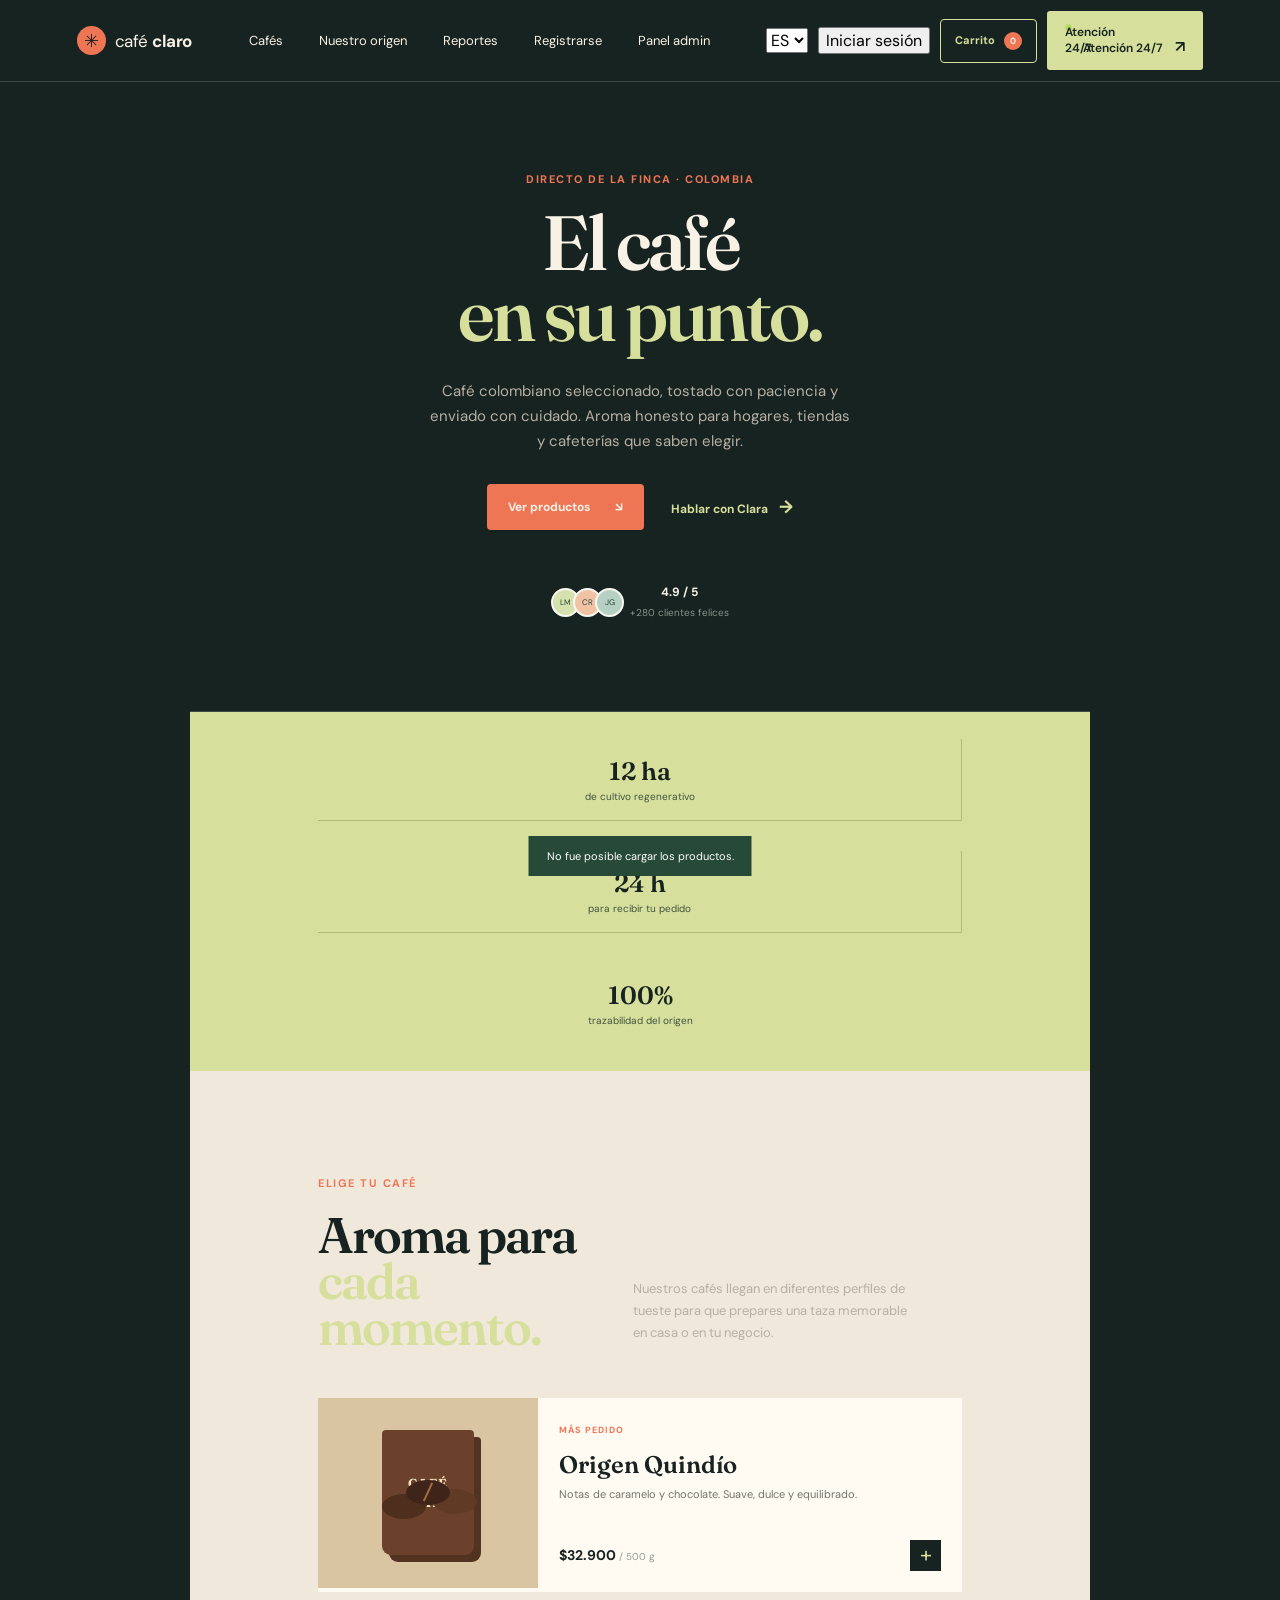
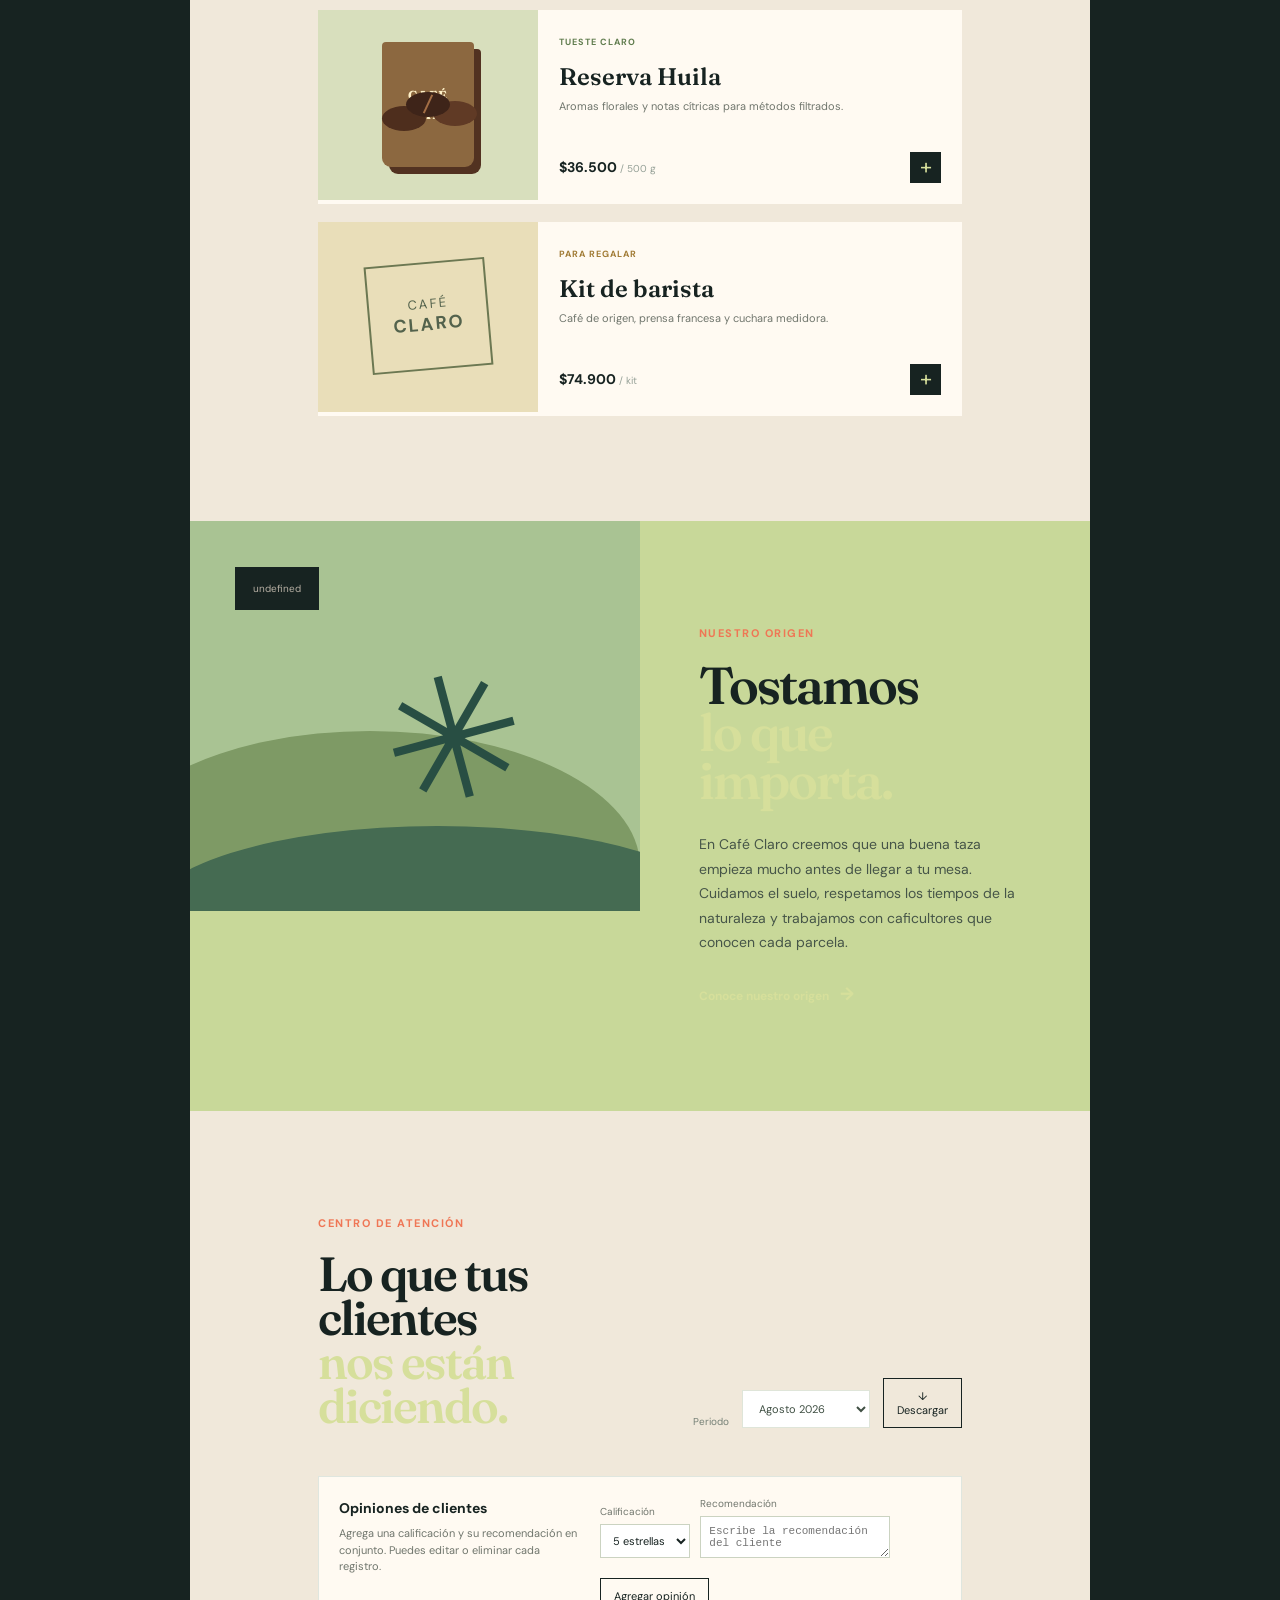
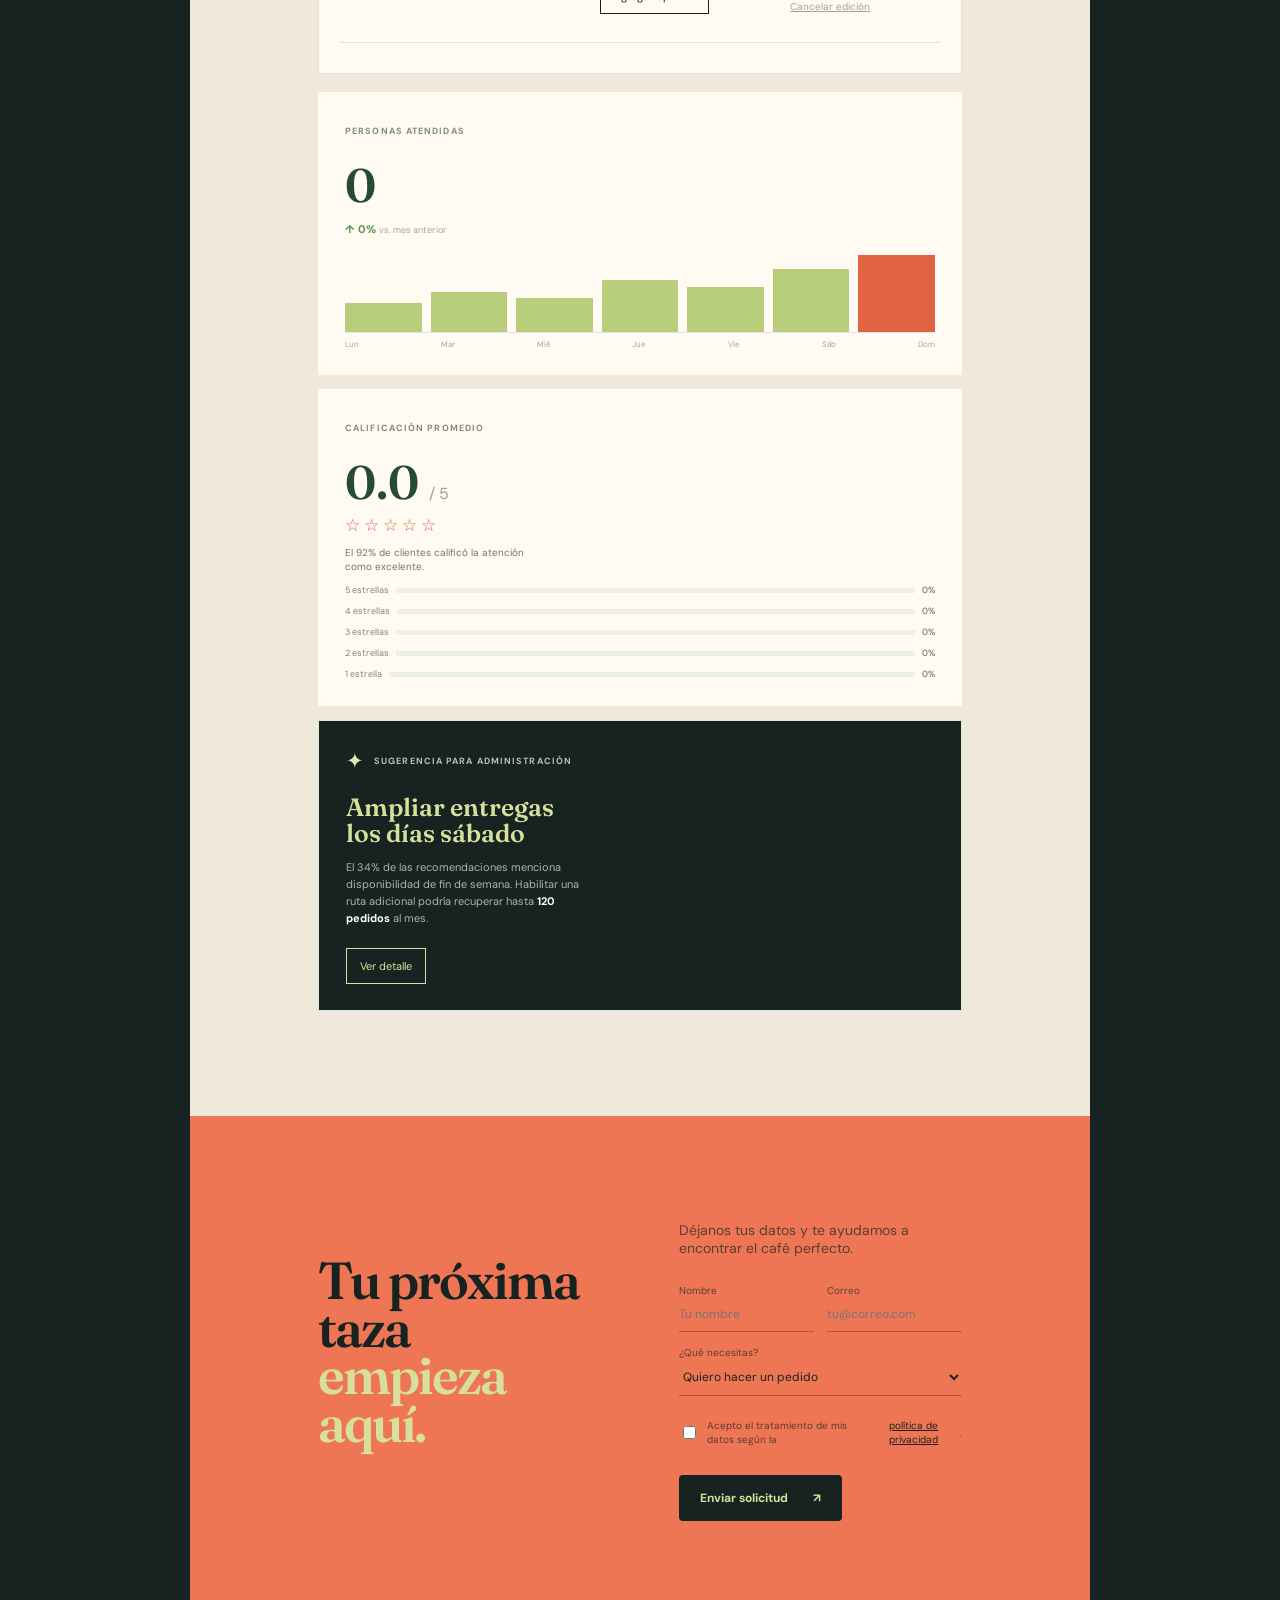
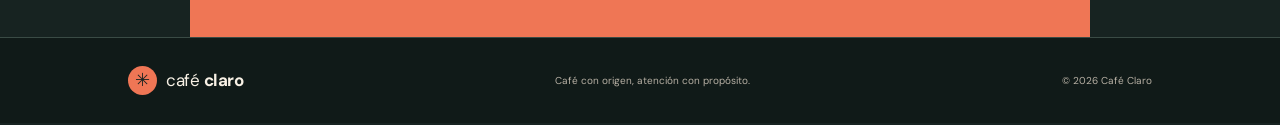
<file: 03-desarrollo/index.html>
<!doctype html>
<html lang="es">
<head>
  <meta charset="UTF-8">
  <meta name="viewport" content="width=device-width, initial-scale=1.0">
  <meta name="description" content="Café Claro, café colombiano seleccionado y atención al cliente 24/7.">
  <title>Café Claro | Aroma que se nota</title>
  <link rel="preconnect" href="https://fonts.googleapis.com">
  <link rel="preconnect" href="https://fonts.gstatic.com" crossorigin>
  <link href="https://fonts.googleapis.com/css2?family=DM+Sans:wght@400;500;600;700&family=Fraunces:opsz,wght@9..144,600;9..144,700&display=swap" rel="stylesheet">
  <link rel="stylesheet" href="styles.css">
</head>
<body>
  <header class="site-header">
    <a class="brand" href="#inicio" aria-label="Café Claro, inicio"><span class="brand-mark">✳</span><span>café <b>claro</b></span></a>
    <nav class="main-nav" aria-label="Navegación principal">
      <a href="#productos">Cafés</a><a href="#historia">Nuestro origen</a><a href="login.html">Iniciar sesión</a><a href="register.html">Registrarse</a><a href="admin.html">Panel admin</a>
    </nav>
    <div class="header-actions"><select class="language-select" id="language-select" aria-label="Seleccionar idioma"><option value="es">ES</option><option value="en">EN</option></select><button class="account-button" id="account-button">Iniciar sesión</button><button class="cart-button"
         data-open-cart aria-label="Abrir carrito">Carrito 
         <span class="cart-count">0</span></button><button class="header-chat" 
         data-open-chat><span class="online-dot"></span> Atención 24/7 
         <span class="arrow">↗</span></button></div>
  </header>

  <main>
    <section class="business-access" id="cuenta">
      <div class="account-card" id="account-guest"><p class="eyebrow"><span class="line"></span> Cuenta empresarial</p><h2>Compra y gestiona<br><em>con trazabilidad.</em></h2><p>Regístrate para confirmar pedidos, consultar tu historial y recibir promociones por WhatsApp.</p><form id="auth-form"><input id="auth-name" placeholder="Nombre completo" autocomplete="name"><input id="auth-email" type="email" placeholder="Correo electrónico" required autocomplete="email"><input id="auth-phone" type="tel" placeholder="WhatsApp (+573001234567)" autocomplete="tel"><input id="auth-password" type="password" placeholder="Contraseña (8 caracteres)" minlength="8" required autocomplete="current-password"><div><button class="button primary" type="submit" id="auth-submit">Iniciar sesión</button><button class="text-button" type="button" id="auth-toggle">Crear cuenta</button></div><p class="form-status" id="auth-status" role="status"></p></form></div>
      <div class="account-card account-active" id="account-active" hidden><p class="eyebrow"><span class="line"></span> Sesión activa</p><h2 id="account-name">Hola</h2><p id="account-role"></p><div><button class="button primary" id="orders-button">Mis pedidos</button><button class="text-button" id="logout-button">Cerrar sesión</button></div><div class="order-list" id="order-list"></div></div>
    </section>
    <section class="hero" id="inicio">
      <div class="hero-copy">
        <p class="eyebrow"><span class="line">

        </span> Directo de la finca · Colombia</p>
        <h1>El café<br><em>en su punto.</em></h1>
        <p class="hero-text">Café colombiano seleccionado, tostado con paciencia y 
            enviado con cuidado. Aroma honesto para hogares, tiendas y cafeterías que
             saben elegir.</p>
        <div class="hero-actions"><a class="button primary" href="#productos">Ver productos 
            <span>↘</span></a><button class="text-button" data-open-chat>Hablar con Clara
                 <span>→</span></button></div>
        <div class="trust-row"><div class="avatars"><span>LM</span><span>CR</span>
            <span>JG</span></div><div><strong>4.9 / 5</strong><small>+280 clientes felices

            </small></div></div>
      </div>
    </section>

    <section class="metrics-strip"><div><strong>12 ha</strong><span>de cultivo regenerativo

    </span></div><div><strong>24 h</strong><span>para recibir tu pedido</span>
    </div><div><strong>100%</strong><span>trazabilidad del origen</span></div>
    </section>

    <section class="products-section" id="productos">
      <div class="section-heading"><div><p class="eyebrow"><span class="line">

      </span> Elige tu café</p><h2>Aroma para<br><em>cada momento.</em></h2></div>
      <p class="section-intro">Nuestros cafés llegan en diferentes perfiles de tueste para 
        que prepares una taza memorable en casa o en tu negocio.</p></div>
      <div class="product-grid">
        <article class="product-card featured"><div class="product-visual coffee-bag">
            <div class="coffee-beans"></div></div><div class="product-info"><span
                 class="tag">Más pedido</span><h3>Origen Quindío</h3><p>Notas de caramelo 
                    y chocolate. Suave, dulce y equilibrado.</p><div class="product-bottom">
                        <strong>$32.900 <small>/ 500 g</small></strong><button 
                        class="icon-button add-product" aria-label="Agregar café Origen
                         Quindío" data-product="Café Origen Quindío">+</button></div></div>
                        </article>
        <article class="product-card"><div class="product-visual coffee-bag coffee-light">
            <div class="coffee-beans"></div></div><div class="product-info">
                <span class="tag green-tag">Tueste claro</span><h3>Reserva Huila</h3>
                <p>Aromas florales y notas cítricas para métodos filtrados.</p>
                <div class="product-bottom"><strong>$36.500 <small>/ 500 g</small>
                </strong><button class="icon-button add-product" aria-label="Agregar café 
                Reserva Huila" data-product="Café Reserva Huila">+</button></div></div>
            </article>
        <article class="product-card"><div class="product-visual box-art"><span>CAFÉ<br><b>CLARO</b></span></div><div class="product-info"><span class="tag yellow-tag">Para regalar</span><h3>Kit de barista</h3><p>Café de origen, prensa francesa y cuchara medidora.</p><div class="product-bottom"><strong>$74.900 <small>/ kit</small></strong><button class="icon-button add-product" aria-label="Agregar kit de barista" data-product="Kit de barista">+</button></div></div></article>
      </div>
    </section>

    <section class="admin-section" id="administracion" hidden><div class="section-heading"><div><p class="eyebrow"><span class="line"></span> Administración</p><h2>Control del<br><em>negocio.</em></h2></div><p class="section-intro">Consulta indicadores, inventario y pedidos desde un único lugar.</p></div><div class="admin-stats" id="admin-stats"></div><div class="admin-layout"><form class="admin-form" id="product-form"><h3 id="product-form-title">Nuevo producto</h3><input type="hidden" id="product-id"><input id="product-name" placeholder="Nombre" required><textarea id="product-description" placeholder="Descripción" required></textarea><input id="product-category" type="number" min="1" placeholder="ID categoría" required><input id="product-price" type="number" min="0" step="0.01" placeholder="Precio" required><input id="product-stock" type="number" min="0" placeholder="Existencias" required><input id="product-minimum" type="number" min="0" value="5" placeholder="Stock mínimo" required><button class="button primary" type="submit">Guardar producto</button></form><div class="admin-table-wrap"><h3>Productos e inventario</h3><div id="admin-products"></div></div></div></section>

    <section class="story-section" id="historia"><div class="story-image">
        <div class="story-label">Finca La Esperanza<br><b>Quimbaya, Quindío</b></div>
        <div class="hill hill-back"></div><div class="hill hill-front"></div>
        <div class="story-tree">✳</div></div><div class="story-copy"><p class="eyebrow">
            <span class="line"></span> Nuestro origen</p><h2>Tostamos<br>
                <em>lo que importa.</em></h2><p>En Café Claro creemos que una buena taza
                     empieza mucho antes de llegar a tu mesa. Cuidamos el suelo, respetamos 
                     los tiempos de la naturaleza y trabajamos con caficultores que conocen 
                     cada parcela.</p><a href="#contacto" class="text-button">Conoce nuestro
                         origen <span>→</span>
                        </a>
                    </div>
                </section>

    <section class="report-section" id="reportes"><div class="report-top">
        <div><p class="eyebrow"><span class="line"></span> Centro de atención</p>
            <h2>Lo que tus clientes<br><em>nos están diciendo.</em></h2></div
            ><div class="report-controls"><label for="month">Periodo</label>
                <select id="month"><option>Agosto 2026</option><option>Julio 2026</option>
                    <option>Junio 2026</option></select>
                    <button class="download-button" id="download-report" title="Descargar 
                    reporte">↓ <span>Descargar</span></button></div></div>
                    <div class="metrics-editor"><strong>Editar métricas</strong><label>Personas atendidas<input id="people-input" type="number" min="0" value="0"></label><label>Suma de calificaciones<input id="rating-sum-input" type="number" min="0" value="0"></label><label>Calificaciones recibidas<input id="rating-count-input" type="number" min="0" value="0"></label><button class="outline-button" id="save-metrics">Guardar cambios</button><span id="metrics-status" role="status"></span></div><div class="feedback-editor"><div><strong>Opiniones de clientes</strong><p>Agrega una calificación y su recomendación en conjunto. Puedes editar o eliminar cada registro.</p></div><form id="feedback-form"><input type="hidden" id="feedback-id"><label>Calificación<select id="feedback-rating" required><option value="5">5 estrellas</option><option value="4">4 estrellas</option><option value="3">3 estrellas</option><option value="2">2 estrellas</option><option value="1">1 estrella</option></select></label><label>Recomendación<textarea id="feedback-recommendation" required maxlength="1000" placeholder="Escribe la recomendación del cliente"></textarea></label><button class="outline-button" type="submit" id="feedback-submit">Agregar opinión</button><button class="clear-cart" type="button" id="feedback-cancel" hidden>Cancelar edición</button><span id="feedback-status" role="status"></span></form><div class="feedback-list" id="feedback-list"></div></div><div class="report-grid"><div class="big-stat">
                        <span class="stat-label">Personas atendidas</span>
                        <strong id="people-served">0</strong>
                        <span class="trend" id="people-trend">↑ 0% <small>vs. mes anterior</small></span>
                        <div class="bar-chart" aria-label="Gráfico de atención de los 
                        últimos siete días"><i style="height:38%"></i><i style="height:52%">

                        </i><i style="height:45%"></i><i style="height:68%"></i>
                        <i style="height:58%"></i><i style="height:82%"></i>
                        <i style="height:100%"></i></div><div class="chart-days">
                            <span>Lun</span><span>Mar</span><span>Mié</span>
                            <span>Jue</span><span>Vie</span><span>Sáb</span>
                            <span>Dom</span></div></div><div class="rating-stat">
                                <span class="stat-label">Calificación promedio</span>
                                <strong id="average-rating">0.0 
                                    <span>/ 5</span>
                                </strong>
                                <div class="stars" id="rating-stars">☆☆☆☆☆</div>
                                <p id="rating-description">Aún no hay calificaciones registradas.</p>
                                <div class="rating-line"><span>5 estrellas</span><b><i id="five-star-bar" style="width:0%"></i></b><em id="five-star-percent">0%</em></div>
                                <div class="rating-line"><span>4 estrellas</span><b><i id="four-star-bar" style="width:0%"></i></b><em id="four-star-percent">0%</em></div>
                                <div class="rating-line"><span>3 estrellas</span><b><i id="three-star-bar" style="width:0%"></i></b><em id="three-star-percent">0%</em></div>
                                <div class="rating-line"><span>2 estrellas</span><b><i id="two-star-bar" style="width:0%"></i></b><em id="two-star-percent">0%</em></div>
                                <div class="rating-line"><span>1 estrella</span><b><i id="one-star-bar" style="width:0%"></i></b><em id="one-star-percent">0%</em></div></div><div class="recommendation"><div class="recommendation-header"><span class="spark">✦</span><span class="stat-label">Sugerencia para administración</span></div><h3>Ampliar entregas<br>los días sábado</h3><p>El 34% de las recomendaciones menciona disponibilidad de fin de semana. Habilitar una ruta adicional podría recuperar hasta <b>120 pedidos</b> al mes.</p><button class="outline-button" id="view-recommendation">Ver detalle <span>→</span></button></div></div></section>

    <section class="contact-section" id="contacto"><div><p class="eyebrow"><span class="line"></span> ¿Hablamos?</p><h2>Tu próxima taza<br><em>empieza aquí.</em></h2></div><div class="contact-form"><p>Déjanos tus datos y te ayudamos a encontrar el café perfecto.</p><form id="contact-form"><div class="form-row"><label>Nombre<input name="name" required placeholder="Tu nombre"></label><label>Correo<input name="email" type="email" required placeholder="tu@correo.com"></label></div><label>¿Qué necesitas?<select name="need"><option>Quiero hacer un pedido</option><option>Información de productos</option><option>Hablar sobre distribución</option></select></label><label class="check-label"><input type="checkbox" required> Acepto el tratamiento de mis datos según la <button type="button" id="privacy-link">política de privacidad</button>.</label><button class="button primary form-submit" type="submit">Enviar solicitud <span>↗</span></button><p class="form-status" id="form-status" role="status"></p></form></div></section>
  </main>

  <footer><a class="brand" href="#inicio"><span class="brand-mark">✳</span><span>café <b>claro</b></span></a><p>Café con origen, atención con propósito.</p><span>© 2026 Café Claro</span></footer>

  <aside class="cart-panel" id="cart-panel" aria-label="Carrito de compra" aria-hidden="true"><div class="cart-panel-header"><div><p class="eyebrow">Tu selección</p><h2>Mi carrito</h2></div><button id="close-cart" aria-label="Cerrar carrito">×</button></div><div class="cart-items" id="cart-items"></div><div class="cart-empty" id="cart-empty"><span>＋</span><p>Tu carrito está esperando<br>algo rico.</p><a href="#productos" id="browse-products">Ver productos</a></div><div class="cart-summary" id="cart-summary"><div><span>Total a pagar</span><strong id="cart-total">$0</strong></div><small>Envío calculado al confirmar el pedido</small><button class="button primary checkout-button" id="checkout">Continuar pedido <span>↗</span></button><button class="clear-cart" id="clear-cart">Vaciar carrito</button></div></aside>
  <aside class="chat-panel" id="chat-panel" aria-label="Asistente Clara" aria-hidden="true"><div class="chat-header"><div class="assistant-avatar">✦</div><div><strong>Clara</strong><span><i></i> En línea · responde al instante</span></div><button id="close-chat" aria-label="Cerrar chat">×</button></div><div class="chat-messages" id="chat-messages"><div class="message bot">Hola, soy Clara. Puedo ayudarte con pedidos, envíos y nuestros productos. ¿Qué necesitas hoy?</div><div class="quick-replies"><button>Quiero hacer un pedido</button><button>¿Cuánto tarda el envío?</button><button>Ver productos</button></div></div><form class="chat-input" id="chat-form"><input id="chat-text" placeholder="Escribe un mensaje..." autocomplete="off"><button aria-label="Enviar mensaje">↗</button></form><div class="chat-consent">Al continuar, aceptas nuestra <button type="button" id="chat-privacy">política de privacidad</button>.</div></aside>
  <div class="toast" id="toast" role="status"></div>
  <div class="modal-backdrop" id="privacy-modal" aria-hidden="true"><div class="privacy-modal"><button class="modal-close" id="close-modal" aria-label="Cerrar">×</button><p class="eyebrow">Transparencia primero</p><h2>Tus datos, bajo tu control.</h2><p>Recopilamos únicamente lo necesario para atenderte: datos <b>públicos</b> de contacto, datos <b>semiprivados</b> para gestionar pedidos y datos <b>privados</b> solo cuando son necesarios para la entrega. No solicitamos datos sensibles para operar este servicio.</p><div class="privacy-list"><span>✓ Uso limitado a atención y pedidos</span><span>✓ Consulta, actualización o eliminación</span><span>✓ Nunca vendemos tu información</span></div><button class="button primary" id="accept-privacy">Entendido <span>→</span></button></div></div>
  <script src="script.js"></script>
</body>
</html>
</file>
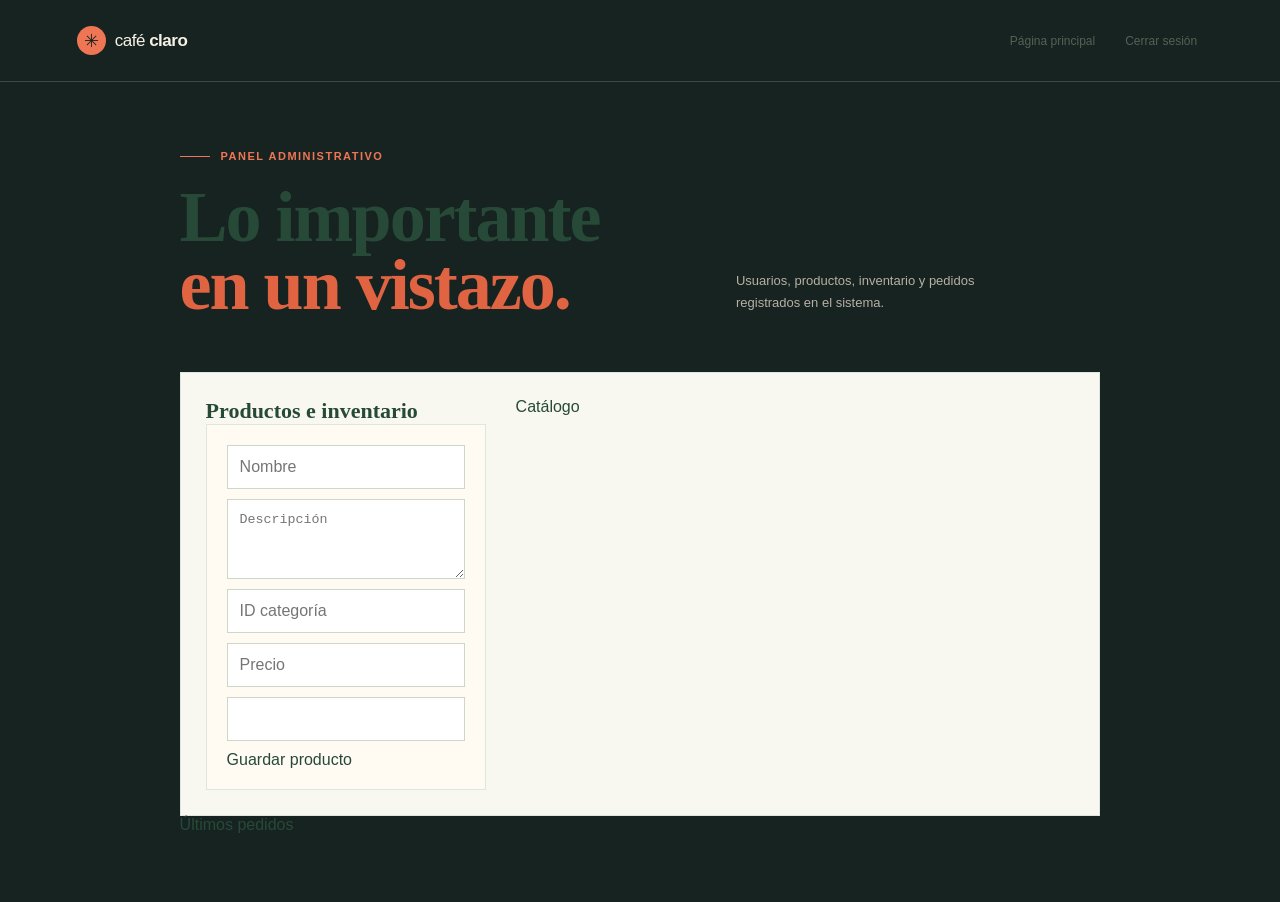
<file: 03-desarrollo/admin.html>
<!doctype html>
<html lang="es">
<head>
    <meta charset="UTF-8">
    <meta name="viewport" content="width=device-width, initial-scale=1">
    <title>Panel administrativo | Café Claro</title>
    <link rel="stylesheet" href="styles.css">
</head>
<body class="portal-page admin-page">
    <header class="site-header">
        <a class="brand" href="index.html">
            <span class="brand-mark">✳</span>
            <span>café <b>claro</b></span>
        </a>
        <nav class="portal-nav">
            <a href="index.html">Página principal</a>
            <button id="logout">Cerrar sesión</button>
        </nav>
    </header>
    <main class="admin-main">
        <div class="section-heading">
            <div>
                <p class="eyebrow">
                    <span class="line"></span> Panel administrativo
                </p>
                <h1>Lo importante<br><em>en un vistazo.</em></h1>
            </div>
            <p class="section-intro">Usuarios, productos, inventario y pedidos registrados en el sistema.</p>
        </div>
        <div class="admin-stats" id="stats"></div>
        <section class="admin-panel">
            <div>
                <h2>Productos e inventario</h2>
                <form class="admin-form" id="product-form">
                    <input type="hidden" id="product-id">
                    <input id="product-name" placeholder="Nombre" required>
                    <textarea id="product-description" placeholder="Descripción" required></textarea>
                    <input id="product-category" type="number" min="1" placeholder="ID categoría" required>
                    <input id="product-price" type="number" min="0" step="0.01" placeholder="Precio" required>
                    <input id("product-stock" type("number" min("0" placeholder("Existencias" required)
                    <input id("product-minimum" type("number" min("0" value("5" placeholder("Stock mínimo" required)
                    <button class("button primary" type("submit">Guardar producto</button>
                </form>
            </div>
            <div>
                <div class("admin-table-head"):
                    <h2>Catálogo</h2>
                    <span id("product-status"></span>
                </div>
                <div id("products"></div>
            </div>
        </section>
        <section class("admin-panel"):
            <div class("admin-table-head"):
                <h2>Últimos pedidos</h2>
                <span id("order-status"></span>
            </div>
            <div id("orders"></div>
        </section]
    </main]
    <script src("admin.js"></script]
</body]
</html]
</file>
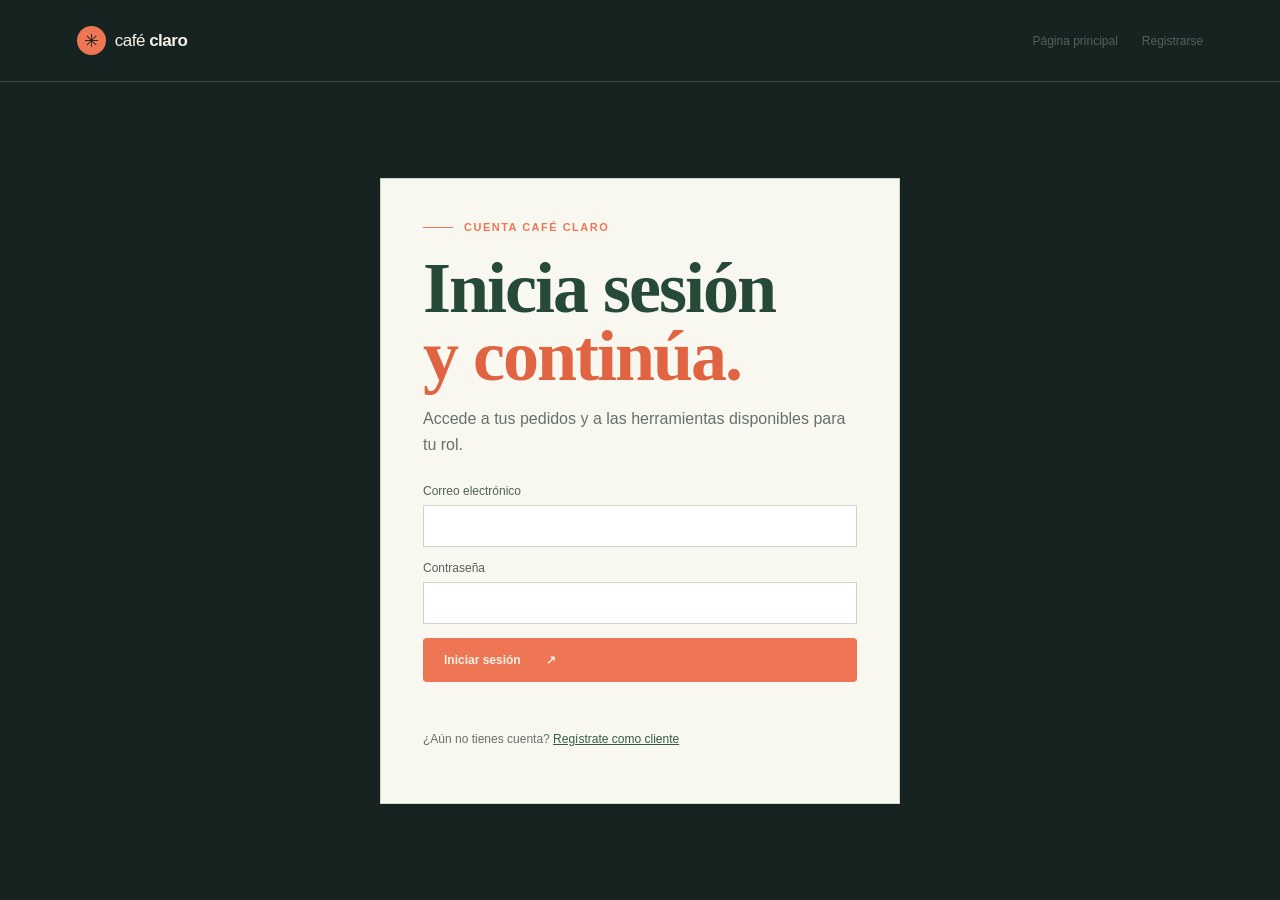
<file: 03-desarrollo/login.html>
<!doctype html>
<html lang="es">
<head>
    <meta charset="UTF-8">
    <meta name="viewport" content="width=device-width, initial-scale=1">
    <title>Iniciar sesión | Café Claro</title>
    <link rel="stylesheet" href="styles.css">
</head>
<body class="portal-page">
    <header class="site-header">
        <a class="brand" href="index.html">
            <span class="brand-mark">✳</span>
            <span>café <b>claro</b></span>
        </a>
        <nav class="portal-nav">
            <a href="index.html">Página principal</a>
            <a href="register.html">Registrarse</a>
        </nav>
    </header>
    <main class="portal-main">
        <section class="portal-card">
            <p class="eyebrow">
                <span class="line"></span> Cuenta Café Claro
            </p>
            <h1>Inicia sesión<br><em>y continúa.</em></h1>
            <p>Accede a tus pedidos y a las herramientas disponibles para tu rol.</p>
            <form id="login-form" class="portal-form">
                <label>
                    Correo electrónico
                    <input id="email" type="email" required autocomplete="email">
                </label>
                <label>
                    Contraseña
                    <input id="password" type="password" required autocomplete="current-password">
                </label>
                <button class="button primary" type="submit">Iniciar sesión <span>↗</span></button>
                <p class="form-status" id="status" role="status"></p>
            </form>
            <p class="portal-link">
                ¿Aún no tienes cuenta? 
                <a href="register.html">Regístrate como cliente</a>
            </p>
        </section>
    </main>
    <script src="portal.js"></script>
</body>
</html>
</file>
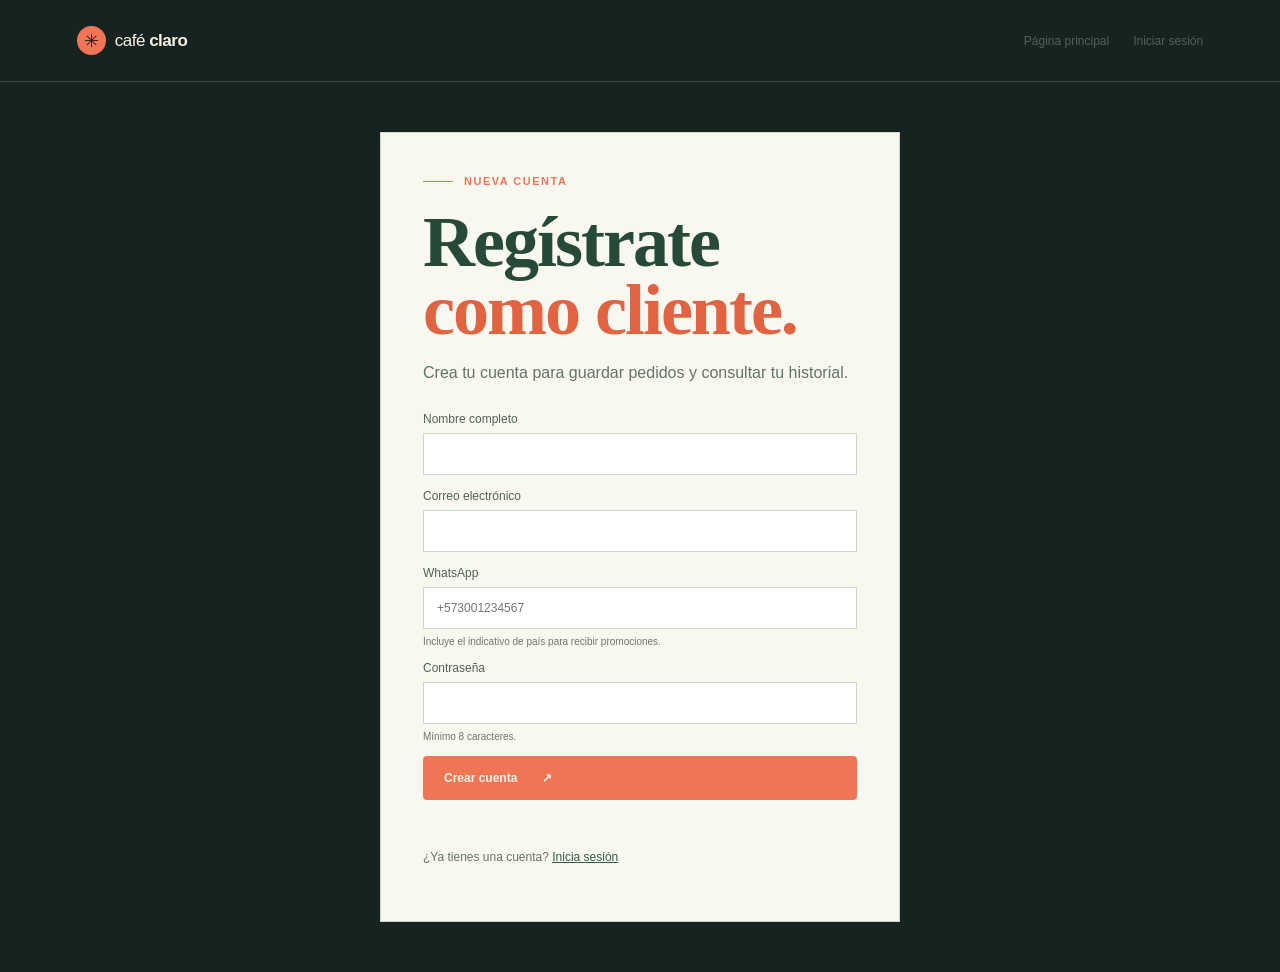
<file: 03-desarrollo/register.html>
<!doctype html>
<html lang="es">
<head>
    <meta charset="UTF-8">
    <meta name="viewport" content="width=device-width, initial-scale=1">
    <title>Registrarse | Café Claro</title>
    <link rel="stylesheet" href="styles.css">
</head>
<body class="portal-page">
    <header class="site-header">
        <a class="brand" href="index.html">
            <span class="brand-mark">✳</span>
            <span>café <b>claro</b></span>
        </a>
        <nav class="portal-nav">
            <a href="index.html">Página principal</a>
            <a href="login.html">Iniciar sesión</a>
        </nav>
    </header>
    <main class="portal-main">
        <section class="portal-card">
            <p class="eyebrow">
                <span class="line"></span> Nueva cuenta
            </p>
            <h1>Regístrate<br><em>como cliente.</em></h1>
            <p>Crea tu cuenta para guardar pedidos y consultar tu historial.</p>
            <form id="register-form" class="portal-form">
                <label>
                    Nombre completo
                    <input id="name" required autocomplete="name">
                </label>
                <label>
                    Correo electrónico
                    <input id="email" type="email" required autocomplete="email">
                </label>
                <label>
                    WhatsApp
                    <input id="phone" type="tel" required autocomplete="tel" placeholder="+573001234567">
                    <small>Incluye el indicativo de país para recibir promociones.</small>
                </label>
                <label>
                    Contraseña
                    <input id="password" type="password" minlength="8" required autocomplete="new-password">
                    <small>Mínimo 8 caracteres.</small>
                </label>
                <button class="button primary" type="submit">Crear cuenta <span>↗</span></button>
                <p class="form-status" id("status" role("status"></p>
            </form>
            <p class="portal-link">
                ¿Ya tienes una cuenta?
                <a href("login.html">Inicia sesión</a>
            </p>
        </section>
    </main>
    <script src("portal.js"></script>
</body>
</html>
</file>
<file: 03-desarrollo/styles.css>
.metrics-editor{display:none!important}
 .feedback-editor{background:#fffaf2;border:1px solid #dfe6df;padding:20px;margin-bottom:18px;display:grid;grid-template-columns:1fr 1.4fr;gap:18px}.feedback-editor strong{color:#172321;font-size:14px}.feedback-editor p{color:#70766d;font-size:11px;line-height:1.5;margin:7px 0}.feedback-editor form{display:flex;align-items:end;gap:10px;flex-wrap:wrap}.feedback-editor label{display:flex;flex-direction:column;gap:6px;color:#70766d;font-size:10px}.feedback-editor select,.feedback-editor textarea{border:1px solid #cbd3c1;background:#fff;padding:8px;color:#172321;font-size:11px}.feedback-editor textarea{min-width:190px;min-height:36px;resize:vertical}.feedback-editor form>span{width:100%;font-size:10px;color:#315b43}.feedback-list{grid-column:1/-1;border-top:1px solid #dfe6df;padding-top:10px}.feedback-card{display:flex;justify-content:space-between;gap:12px;padding:11px 0;border-bottom:1px solid #e8ebe5}.feedback-card p{margin:4px 0 0;color:#70766d;font-size:11px}.feedback-card strong{color:#ef7655;letter-spacing:1px}.feedback-actions{white-space:nowrap}.feedback-actions button{border:0;background:none;color:#315b43;font-size:10px;text-decoration:underline;margin-left:8px}.feedback-actions button:hover{color:#ef7655}
 .metrics-editor{display:flex;align-items:center;gap:14px;flex-wrap:wrap;padding:16px 18px;margin-bottom:18px;background:#fffaf2;border:1px solid #dfe6df}.metrics-editor strong{font-size:12px;color:#172321;margin-right:auto}.metrics-editor label{display:flex;align-items:center;gap:7px;color:#70766d;font-size:10px}.metrics-editor input{width:82px;border:1px solid #cbd3c1;background:#fff;padding:7px;color:#172321;font-size:11px}.metrics-editor .outline-button{padding:8px 12px;border-color:#315b43;color:#315b43}.metrics-editor span{font-size:10px;color:#315b43;width:100%}
/* Nueva identidad visual */
:root{--ink:#f8f1e5;--muted:#b7b0a4;--night:#172321;--panel:#21322e;--lime:#d6df9b;--coral:#ef7655;--line:#3a4b45}
body{background:var(--night)!important;color:var(--ink)!important;font-family:'DM Sans',sans-serif!important}
.site-header{background:var(--night)!important;border-bottom:1px solid var(--line)!important;box-shadow:none!important}
.brand,.main-nav,.main-nav a{color:var(--ink)!important}.brand-mark{background:var(--coral)!important;color:var(--night)!important}.main-nav a:hover{color:var(--lime)!important}
.header-chat{background:var(--lime)!important;color:var(--night)!important}.cart-button{background:transparent!important;color:var(--lime)!important;border-color:var(--lime)!important}.cart-count{background:var(--coral)!important;color:var(--ink)!important}
.hero{background:var(--night)!important;color:var(--ink)!important;border-bottom:1px solid var(--line);padding-top:90px!important;padding-bottom:90px!important}.hero h1,h2{color:var(--ink)!important;font-family:'Fraunces',serif!important;font-weight:600!important}.hero h1 em,h2 em{color:var(--lime)!important}.eyebrow{color:var(--coral)!important}.line{background:var(--coral)!important}.hero-text,.section-intro{color:var(--muted)!important}.text-button{color:var(--lime)!important}.text-button:hover{color:var(--coral)!important}.button.primary{background:var(--coral)!important;color:var(--ink)!important}.button.primary:hover{background:var(--lime)!important;color:var(--night)!important}
.hero-art{background:#30483d!important;border-radius:50% 50% 10px 10px!important}.sun{background:#78915f!important}.leaf{background:var(--lime)!important}.art-note{background:var(--night)!important;color:var(--ink)!important;border-color:var(--line)!important}.art-note small{color:var(--muted)!important}
.metrics-strip{background:var(--lime)!important;color:var(--night)!important}.metrics-strip div{border-color:#aebc78!important}.metrics-strip strong{color:var(--night)!important}.metrics-strip span{color:#425342!important}
.products-section,.report-section{background:#f0e8da!important;color:var(--night)!important}.section-heading h2,.report-top h2{color:var(--night)!important}.product-card,.big-stat,.rating-stat{background:#fffaf2!important;border:0!important;border-radius:0!important}.product-card:hover{transform:translateY(-4px)!important;box-shadow:0 12px 0 var(--coral)!important}.product-info h3{color:var(--night)!important}.product-info p,.rating-stat p{color:#70766d!important}.product-visual{border-radius:0!important}.tag{color:var(--coral)!important}.green-tag{color:#617d4f!important}.yellow-tag{color:#a17b35!important}.icon-button{background:var(--night)!important;color:var(--lime)!important}.icon-button:hover{background:var(--coral)!important;color:var(--ink)!important}
.story-section{background:#c8d899!important;color:var(--night)!important}.story-copy h2{color:var(--night)!important}.story-copy>p:not(.eyebrow){color:#465548!important}.story-label{background:var(--night)!important;color:var(--muted)!important}.story-label b{color:var(--lime)!important}.hill-back{background:#7e9a65!important}.hill-front{background:#456b52!important}.story-tree{color:#284e43!important}
.report-section{background:#f0e8da!important}.recommendation{background:var(--night)!important;color:var(--ink)!important;border-radius:0!important}.recommendation h3{color:var(--lime)!important}.recommendation p{color:var(--muted)!important}.download-button,.outline-button{border-color:var(--night)!important;color:var(--night)!important}.recommendation .outline-button{border-color:var(--lime)!important;color:var(--lime)!important}
.contact-section{background:var(--coral)!important;color:var(--night)!important}.contact-section h2{color:var(--night)!important}.contact-form>p,.contact-form label{color:#593d36!important}.contact-form input,.contact-form select{border-color:#ac5542!important;color:var(--night)!important}.check-label button{color:var(--night)!important}.contact-section .button.primary{background:var(--night)!important;color:var(--lime)!important}
footer{background:#101a18!important;color:var(--muted)!important;border-top:1px solid var(--line)}footer .brand{color:var(--ink)!important}
.chat-panel,.cart-panel{background:#f8f1e5!important;border-left:1px solid var(--line)!important;box-shadow:-12px 0 35px #0008!important}.chat-header{background:var(--night)!important}.chat-header strong{color:var(--lime)!important}.chat-messages{background:#f8f1e5!important}.bot{background:#dbe4b5!important;color:var(--night)!important}.user{background:var(--coral)!important;color:var(--ink)!important}.quick-replies button{border-color:#cbd3c1!important;color:var(--night)!important}.cart-panel-header{border-color:#d6ddcf!important}.cart-panel-header h2,.cart-item-info strong{color:var(--night)!important}.cart-empty{color:#657165!important}.cart-summary{border-color:#d6ddcf!important}.cart-summary strong{color:var(--night)!important}.quantity-control button{color:var(--night)!important}.privacy-modal{background:#f8f1e5!important;color:var(--night)!important}

body{
    background:#fff;color:#26352b;font-family:'DM Sans',sans-serif
}
.site-header{
    height:70px;padding:0 6%;background:#fff;box-shadow:0 1px 4px #26352b12
}
.brand-mark{background:#315b43}
.main-nav{gap:24px;color:#526256}
.header-chat,.cart-button,.button.primary{background:#315b43;border-radius:4px}
.cart-button{color:#315b43;background:#fff;border-color:#cdd8ce}
.hero{min-height:470px;padding:60px 8%;background:#f5f7f3}
.hero h1,h2{font-family:'DM Sans',sans-serif;font-weight:700;letter-spacing:-1.5px}
.hero h1 em,h2 em{color:#315b43}
.hero-text,.section-intro{color:#657268}
.hero-art{height:350px;background:#dfe9df;border-radius:10px}
.sun{background:#c9ddc7}
.art-note{border:1px solid #dce5dc;box-shadow:none}
.metrics-strip{background:#315b43;padding:22px 8%}
.products-section,.report-section,.contact-section{padding:72px 8%}
.section-heading,.report-top{margin-bottom:32px}
.product-grid,.report-grid{gap:16px}
.product-card,.big-stat,.rating-stat,.recommendation{border:1px solid #dfe6df;box-shadow:none;border-radius:6px}
.product-card:hover{transform:none;box-shadow:0 4px 12px #26352b12}
.product-visual{height:160px}
.product-info h3,.recommendation h3{font-family:'DM Sans',sans-serif;font-weight:700}
.story-section{background:#edf3ec}
.story-copy{padding:72px 8%}
.report-section{background:#f5f7f3}
.recommendation{background:#315b43}
.contact-section{background:#e8f0e6}
footer{background:#263d2d;padding:24px 8%}
.chat-panel,.cart-panel{border-left:1px solid #dfe6df;box-shadow:-5px 0 20px #26352b18}
.chat-header{background:#315b43}
.modal-backdrop{background:#26352b66}
 .coffee-bag{background:#d9c5a1;display:grid;place-items:center}.coffee-bag:before{content:'CAFÉ\A CLARO';white-space:pre;text-align:center;display:grid;place-items:center;width:92px;height:125px;background:#6b412b;color:#f3e4bf;border-radius:4px 4px 9px 9px;font:700 13px/1.4 Fraunces,serif;letter-spacing:1px;box-shadow:7px 7px 0 #523221}.coffee-light{background:#d8dfbd}.coffee-light:before{background:#8c6840;color:#fff1c8}.coffee-beans{position:absolute;width:44px;height:25px;border-radius:50%;background:#3e2419;box-shadow:27px 9px 0 #603a25,-24px 14px 0 #4e2e1d;z-index:1}.coffee-beans:after{content:'';position:absolute;left:21px;top:2px;height:20px;border-left:2px solid #a36e45;transform:rotate(25deg)}
/* Layout vertical */
@media(min-width:801px){.hero{grid-template-columns:1fr!important;max-width:900px;margin:0 auto;text-align:center}.hero-copy{display:flex;flex-direction:column;align-items:center}.hero-text{max-width:560px}.hero-art{width:100%;max-width:720px;margin:0 auto}.metrics-strip{grid-template-columns:1fr!important;max-width:900px;margin:0 auto;gap:0}.metrics-strip div{border-right:0;border-bottom:1px solid #53715d;padding:17px 0;display:flex;flex-direction:row;justify-content:space-between;align-items:center}.products-section,.report-section,.contact-section{max-width:900px;margin:0 auto}.product-grid,.report-grid{grid-template-columns:1fr!important}.product-card{display:grid;grid-template-columns:220px 1fr}.product-visual{height:100%;min-height:190px}.story-section{grid-template-columns:1fr;max-width:900px;margin:0 auto}.story-image{height:390px}.contact-section{grid-template-columns:1fr;gap:35px}}
@media(max-width:800px){.header-actions{gap:5px}.cart-button{padding:9px 8px;font-size:10px}.header-chat{padding:9px 7px}.cart-panel{width:100%}}
 .header-actions{display:flex;align-items:center;gap:10px}.cart-button{border:1px solid #cbd7c8;background:transparent;color:#274a38;padding:12px 14px;font-size:11px;font-weight:700}.cart-button:hover{background:#e8e8cf}.cart-count{display:inline-grid;place-items:center;min-width:18px;height:18px;margin-left:6px;background:#dfe8ce;color:#274a38;border-radius:50%;font-size:9px}.cart-count.has-items{background:#e06442;color:#fff}.cart-panel{position:fixed;z-index:12;right:0;top:0;width:390px;height:100vh;background:#f8f8f1;box-shadow:-12px 0 40px #1e392d20;transform:translateX(105%);transition:transform .35s ease;visibility:hidden;display:flex;flex-direction:column}.cart-panel.open{transform:translateX(0);visibility:visible}.cart-panel-header{display:flex;justify-content:space-between;align-items:start;padding:38px 30px 24px;border-bottom:1px solid #e0e5db}.cart-panel-header .eyebrow{margin-bottom:10px}.cart-panel-header h2{font-size:36px;letter-spacing:-1px}.cart-panel-header>button{border:0;background:none;font-size:27px;color:#274a38}.cart-items{padding:18px 26px;overflow:auto}.cart-item{display:flex;align-items:center;gap:12px;padding:13px 0;border-bottom:1px solid #e1e6dc}.cart-item-art{width:54px;height:54px;display:grid;place-items:center;border-radius:50%;background:#f0cbbd;color:#de6847;font-size:23px}.cart-item-art.green-art{background:#dce4c2;color:#789653}.cart-item-art.box-item-art{border-radius:0;background:#e9deb9;color:#6c7852;font-size:9px;letter-spacing:1px}.cart-item-info{flex:1}.cart-item-info strong,.cart-item-info>span{display:block}.cart-item-info strong{font:600 15px Fraunces,serif;color:#274a38}.cart-item-info>span{font-size:10px;color:#7e8c80;margin:4px 0 8px}.quantity-control{display:flex;align-items:center;gap:9px}.quantity-control button{width:21px;height:21px;border:1px solid #cbd7c8;background:#fff;color:#274a38;line-height:1}.quantity-control b{font-size:10px;font-weight:700}.remove-item{align-self:start;border:0;background:none;color:#9ca79b;font-size:18px}.remove-item:hover{color:#e06442}.cart-empty{text-align:center;color:#829084;margin:auto;font-size:12px}.cart-empty span{font-size:36px;color:#e06442}.cart-empty p{line-height:1.5}.cart-empty a{color:#e06442;font-size:11px;text-decoration:underline}.cart-summary{padding:20px 26px 28px;border-top:1px solid #e0e5db}.cart-summary>div{display:flex;justify-content:space-between;align-items:center;color:#708071;font-size:12px}.cart-summary strong{font:600 26px Fraunces,serif;color:#274a38}.cart-summary>small{display:block;color:#9aa69b;font-size:9px;margin:6px 0 17px}.checkout-button{width:100%;justify-content:space-between}.clear-cart{border:0;background:none;color:#9aa69b;font-size:10px;display:block;margin:13px auto 0;text-decoration:underline}
*{box-sizing:border-box}html{scroll-behavior:smooth}body{margin:0;color:#243329;background:#f8f8f1;font-family:'DM Sans',sans-serif}button,a,input,select{font:inherit}button,a{cursor:pointer}a{color:inherit;text-decoration:none}.site-header{height:82px;padding:0 6vw;display:flex;align-items:center;justify-content:space-between;background:#f8f8f1;border-bottom:1px solid #e4e8de;position:sticky;top:0;z-index:5}.brand{display:flex;align-items:center;gap:9px;font-size:17px;letter-spacing:-.5px;color:#22352a}.brand b{font-weight:700}.brand-mark{width:29px;height:29px;display:grid;place-items:center;color:#f4f0df;background:#e36543;border-radius:50%;font-size:18px}.main-nav{display:flex;gap:36px;font-size:13px;color:#647167}.main-nav a:hover,.text-button:hover{color:#dc5f3e}.header-chat{color:#f8f8f1;background:#274a38;border:0;padding:13px 18px;border-radius:3px;font-size:12px;font-weight:600}.online-dot{display:inline-block;background:#b7dc64;width:7px;height:7px;border-radius:50%;margin-right:8px}.arrow{margin-left:10px;font-size:16px}.hero{min-height:580px;padding:72px 10vw 65px;display:grid;grid-template-columns:1fr 1fr;gap:8%;align-items:center;overflow:hidden}.eyebrow{color:#e06442;font-size:11px;font-weight:700;letter-spacing:1.5px;text-transform:uppercase;display:flex;align-items:center;gap:11px;margin:0 0 22px}.line{height:1px;width:30px;background:#e06442;display:inline-block}.hero h1,h2{font:600 clamp(54px,6vw,83px)/.92 Fraunces,serif;letter-spacing:-3px;margin:0;color:#274a38}.hero h1 em,h2 em{font-style:normal;color:#e06442}.hero-text{font-size:15px;line-height:1.65;color:#6d796e;max-width:420px;margin:30px 0}.hero-actions{display:flex;align-items:center;gap:27px}.button{display:inline-flex;align-items:center;gap:25px;border:0;padding:15px 21px;font-size:12px;font-weight:700}.primary{background:#e06442;color:#fff}.primary:hover{background:#ca5435}.text-button{background:none;border:0;color:#274a38;padding:4px 0;font-size:12px;font-weight:700}.text-button span{font-size:18px;margin-left:8px}.trust-row{display:flex;align-items:center;gap:13px;margin-top:54px}.avatars{display:flex}.avatars span{width:29px;height:29px;border-radius:50%;background:#d6e2ad;border:2px solid #f8f8f1;display:grid;place-items:center;font-size:8px;color:#274a38;margin-right:-7px}.avatars span:nth-child(2){background:#f2c2a5}.avatars span:nth-child(3){background:#b7d0c4}.trust-row strong{font-size:12px;display:block}.trust-row small{font-size:10px;color:#889289}.hero-art{height:440px;background:#e8e8cf;position:relative;border-radius:50% 50% 0 0;overflow:hidden}.sun{position:absolute;width:300px;height:300px;background:#d5dfaa;border-radius:50%;top:35px;left:20%;}.fruit{position:absolute;border-radius:48% 52% 48% 52%;background:#e56745;box-shadow:inset 19px -10px 0 #d75b3e}.fruit span{position:absolute;width:48%;height:20%;border-radius:50%;border-top:3px solid #f7aa78;left:24%;top:33%;transform:rotate(-15deg)}.fruit-main{width:190px;height:230px;left:29%;top:135px;transform:rotate(18deg)}.fruit-small{width:122px;height:147px;left:8%;top:248px;transform:rotate(-22deg);background:#e78e59}.fruit-third{width:135px;height:160px;right:9%;top:244px;transform:rotate(28deg);background:#e56844}.leaf{position:absolute;background:#477451;width:95px;height:34px;border-radius:100% 0 100% 0;z-index:2}.leaf-one{top:127px;left:46%;transform:rotate(-35deg)}.leaf-two{top:198px;left:9%;transform:rotate(23deg)}.leaf-three{top:208px;right:8%;transform:rotate(80deg)}.art-note{position:absolute;z-index:3;right:8%;top:62px;background:#f8f8f1;padding:13px 17px;display:flex;align-items:center;gap:10px;box-shadow:0 8px 20px #61715a26}.art-note b,.art-note small{display:block}.art-note b{font-size:11px}.art-note small{font-size:10px;color:#879186;margin-top:4px}.note-icon{font-size:24px;color:#e06442}.metrics-strip{background:#274a38;color:#f9f6e9;display:grid;grid-template-columns:repeat(4,1fr);padding:27px 10vw;gap:30px}.metrics-strip div{border-right:1px solid #53715d;display:flex;flex-direction:column;gap:4px}.metrics-strip div:last-child{border:0}.metrics-strip strong{font:600 25px Fraunces,serif;color:#dfecb1}.metrics-strip span{font-size:10px;color:#b6c4b7}.products-section,.report-section,.contact-section{padding:105px 10vw}.section-heading,.report-top{display:flex;justify-content:space-between;align-items:end;margin-bottom:48px}.section-heading h2,h2{font-size:50px;letter-spacing:-2px}.section-intro{width:300px;font-size:13px;line-height:1.7;color:#78847a;margin:0 7% 5px 0}.product-grid{display:grid;grid-template-columns:repeat(3,1fr);gap:18px}.product-card{background:#fff;border:1px solid #e7eadf;transition:transform .25s,box-shadow .25s}.product-card:hover{transform:translateY(-5px);box-shadow:0 12px 30px #45634314}.product-visual{height:190px;position:relative;overflow:hidden}.guava-pink{background:#f4d9cb}.guava-green{background:#dce4c2}.mini-fruit{position:absolute;width:115px;height:145px;background:#df6846;border-radius:50%;left:37%;top:39px;transform:rotate(24deg);box-shadow:inset 11px -9px 0 #ce583d}.guava-green .mini-fruit{background:#b5c975;box-shadow:inset 11px -9px 0 #9db55d}.mini-fruit:after{content:'••••';position:absolute;top:49px;left:25px;color:#f8b088;letter-spacing:8px;font-size:13px}.guava-green .mini-fruit:after{color:#e5ebbd}.mini-leaf{position:absolute;width:80px;height:28px;background:#4e7958;border-radius:100% 0 100% 0;left:53%;top:28px;z-index:1;transform:rotate(-18deg)}.box-art{background:#e9deb9;color:#53624c;display:grid;place-items:center;text-align:center;font-size:13px;line-height:1.3;letter-spacing:2px}.box-art span{border:2px solid #6c7852;padding:32px 23px;transform:rotate(-5deg)}.box-art b{font-size:18px}.product-info{padding:19px 21px 21px}.tag{font-size:9px;text-transform:uppercase;letter-spacing:1px;color:#e06442;font-weight:700}.green-tag{color:#628040}.yellow-tag{color:#a78b36}.product-info h3{font:600 24px Fraunces,serif;color:#274a38;margin:12px 0 7px}.product-info p{font-size:11px;color:#889188;line-height:1.5;min-height:34px;margin:0}.product-bottom{display:flex;justify-content:space-between;align-items:center;margin-top:20px}.product-bottom strong{font-size:14px}.product-bottom small{font-size:10px;color:#95a097;font-weight:400}.icon-button{width:31px;height:31px;background:#274a38;border:0;color:#fff;font-size:22px;line-height:1}.icon-button:hover{background:#e06442}.story-section{background:#e8e8cf;display:grid;grid-template-columns:1fr 1fr;min-height:525px}.story-image{position:relative;overflow:hidden;background:#a9c393}.hill{position:absolute;bottom:-90px;border-radius:50% 50% 0 0}.hill-back{background:#789b6e;width:120%;height:270px;left:-20%}.hill-front{background:#527d5d;width:130%;height:185px;left:-10%;bottom:-100px}.story-tree{position:absolute;font-size:170px;color:#315c48;left:43%;top:28%;transform:rotate(-15deg)}.story-label{position:absolute;z-index:2;left:10%;top:12%;background:#f8f8f1;padding:15px 18px;font-size:10px;color:#778379}.story-label b{font-size:11px;color:#274a38;line-height:2}.story-copy{padding:105px 13%;align-self:center}.story-copy h2{font-size:52px}.story-copy>p:not(.eyebrow){font-size:14px;line-height:1.75;color:#738074;max-width:385px;margin:27px 0}.report-section{background:#f2f0e6}.report-top h2{font-size:48px}.report-controls{display:flex;align-items:end;gap:13px}.report-controls label{font-size:10px;color:#758076;display:flex;flex-direction:column;gap:7px}.report-controls select{background:#fff;border:1px solid #dfe5d9;padding:10px 28px 10px 12px;font-size:11px;color:#405044}.download-button,.outline-button{border:1px solid #cdd7c7;background:transparent;padding:10px 13px;color:#274a38;font-size:11px}.download-button:hover,.outline-button:hover{background:#fff}.report-grid{display:grid;grid-template-columns:1.1fr 1fr 1fr;gap:14px}.big-stat,.rating-stat,.recommendation{background:#fff;padding:26px 27px;min-height:275px}.stat-label{color:#7e8c80;text-transform:uppercase;font-size:9px;letter-spacing:1.1px;font-weight:700}.big-stat>strong,.rating-stat>strong{display:block;font:600 47px Fraunces,serif;color:#274a38;margin:17px 0 3px}.trend{color:#579051;font-size:11px;font-weight:700}.trend small{color:#a1aaa0;font-weight:400}.bar-chart{height:78px;display:flex;align-items:end;gap:9px;border-bottom:1px solid #e5e9dd;margin-top:17px}.bar-chart i{background:#b9ce7a;flex:1;display:block}.bar-chart i:last-child{background:#e06442}.chart-days{display:flex;justify-content:space-between;color:#a1aaa1;font-size:8px;padding-top:6px}.rating-stat>strong span{font:400 16px 'DM Sans';color:#9aa29a}.stars{letter-spacing:4px;color:#e06442;font-size:17px}.rating-stat p{font-size:10px;color:#889289;line-height:1.4;max-width:200px}.rating-line{display:flex;align-items:center;gap:7px;font-size:9px;color:#7b887d;margin-top:9px}.rating-line b{height:5px;background:#edf0e8;flex:1}.rating-line i{display:block;background:#e06442;height:100%}.rating-line em{font-style:normal;color:#526354}.recommendation{background:#274a38;color:#fff}.recommendation-header{display:flex;align-items:center;gap:10px}.recommendation .stat-label{color:#b4c4b2}.spark{color:#dfecb1;font-size:21px}.recommendation h3{font:600 25px/1.05 Fraunces,serif;color:#dfecb1;margin:19px 0 12px}.recommendation p{font-size:11px;line-height:1.55;color:#c1cec0;max-width:250px}.recommendation p b{color:#fff}.outline-button{color:#fff;border-color:#708874;margin-top:10px}.contact-section{display:grid;grid-template-columns:1fr 1fr;gap:12%;background:#dfebc0}.contact-section h2{font-size:52px}.contact-form>p{font-size:14px;color:#657466;margin-top:0}.contact-form form{margin-top:27px}.form-row{display:grid;grid-template-columns:1fr 1fr;gap:13px}.contact-form label{font-size:10px;color:#68776a;display:block;margin-bottom:14px}.contact-form input,.contact-form select{display:block;width:100%;border:0;border-bottom:1px solid #aebca5;background:transparent;padding:9px 0;color:#274a38;outline:none;font-size:12px}.contact-form input:focus{border-color:#e06442}.check-label{display:flex!important;align-items:center;gap:8px;line-height:1.4;margin:23px 0!important}.check-label input{width:auto}.check-label button,.chat-consent button{border:0;background:none;color:#e06442;padding:0;text-decoration:underline;font-size:10px}.form-submit{margin-top:5px}.form-status{font-size:11px!important;color:#508254!important}.site-header+main{overflow:hidden}footer{padding:28px 10vw;background:#274a38;color:#b4c4b4;display:flex;align-items:center;justify-content:space-between;font-size:10px}footer .brand{color:#f8f5e8}footer p{margin:0}.chat-panel{position:fixed;z-index:10;right:22px;bottom:22px;width:350px;height:520px;background:#f8f8f1;box-shadow:0 18px 50px #1e392d38;display:flex;flex-direction:column;transform:translateY(120%);transition:transform .35s ease;visibility:hidden}.chat-panel.open{transform:translateY(0);visibility:visible}.chat-header{background:#274a38;color:#fff;padding:19px;display:flex;align-items:center;gap:11px}.assistant-avatar{width:35px;height:35px;border-radius:50%;background:#dfebc0;color:#e06442;display:grid;place-items:center}.chat-header strong,.chat-header span{display:block}.chat-header strong{font:600 18px Fraunces,serif;color:#dfebc0}.chat-header span{font-size:9px;color:#b8c8b9;margin-top:3px}.chat-header i{display:inline-block;width:6px;height:6px;border-radius:50%;background:#aad25f;margin-right:3px}.chat-header button,.modal-close{margin-left:auto;background:none;border:0;color:#fff;font-size:25px;font-weight:300}.chat-messages{padding:20px;flex:1;overflow:auto}.message{max-width:88%;padding:13px 14px;font-size:11px;line-height:1.5;margin-bottom:13px}.bot{background:#e8e8cf;color:#456048}.user{background:#e06442;color:#fff;margin-left:auto}.quick-replies{display:flex;flex-wrap:wrap;gap:7px}.quick-replies button{border:1px solid #d3dccd;background:#fff;color:#49654d;padding:8px 9px;font-size:9px}.quick-replies button:hover{border-color:#e06442;color:#e06442}.chat-input{display:flex;border-top:1px solid #dce2d6;padding:10px 14px}.chat-input input{border:0;background:none;outline:0;flex:1;font-size:11px}.chat-input button{background:#e06442;border:0;color:#fff;width:28px;height:28px}.chat-consent{font-size:9px;color:#9aa49a;padding:0 18px 13px}.toast{position:fixed;z-index:20;left:50%;bottom:24px;transform:translate(-50%,20px);background:#274a38;color:#fff;padding:13px 18px;font-size:11px;opacity:0;transition:.3s;pointer-events:none}.toast.show{opacity:1;transform:translate(-50%,0)}.modal-backdrop{position:fixed;inset:0;background:#23372b99;z-index:15;display:grid;place-items:center;opacity:0;visibility:hidden;transition:.2s}.modal-backdrop.open{opacity:1;visibility:visible}.privacy-modal{position:relative;background:#f8f8f1;max-width:450px;padding:38px}.privacy-modal h2{font-size:38px;margin-bottom:17px}.privacy-modal>p:not(.eyebrow){font-size:12px;line-height:1.65;color:#6f7e70}.privacy-list{border-top:1px solid #dce2d5;border-bottom:1px solid #dce2d5;padding:15px 0;margin:22px 0;display:grid;gap:9px;font-size:11px;color:#507053}.privacy-modal .button{width:100%;justify-content:space-between}.modal-close{position:absolute;top:10px;right:14px;color:#274a38}
@media(max-width:800px){.site-header{padding:0 5vw;height:70px}.main-nav{display:none}.header-chat{padding:10px;font-size:10px}.hero{grid-template-columns:1fr;padding:57px 7vw 50px;gap:32px}.hero h1{font-size:64px}.hero-art{height:330px}.fruit-main{width:145px;height:180px;left:35%;top:110px}.fruit-small{width:90px;height:110px;top:190px}.fruit-third{width:95px;height:115px;top:192px}.sun{width:220px;height:220px}.art-note{top:28px}.metrics-strip{grid-template-columns:repeat(2,1fr);padding:23px 7vw;gap:18px}.metrics-strip div:nth-child(2){border:0}.products-section,.report-section,.contact-section{padding:70px 7vw}.section-heading,.report-top{display:block}.section-heading h2,.report-top h2{font-size:43px}.section-intro{width:auto;margin-top:25px}.product-grid{grid-template-columns:1fr}.story-section,.contact-section{grid-template-columns:1fr}.story-image{height:330px}.story-copy{padding:65px 7vw}.report-controls{margin-top:25px;flex-wrap:wrap}.report-grid{grid-template-columns:1fr}.recommendation{min-height:240px}.form-row{grid-template-columns:1fr}.contact-section{gap:30px}footer{display:grid;gap:15px;padding:27px 7vw}.chat-panel{width:calc(100% - 28px);right:14px;bottom:14px;height:calc(100% - 90px)}.privacy-modal{margin:15px;padding:30px 24px}.privacy-modal h2{font-size:32px}}

.business-access,.admin-section{padding:56px 8%;background:#e8f0e6;color:#243329}.account-card{max-width:900px;margin:auto;border:1px solid #cbd8c9;background:#f8f8f1;padding:30px}.account-card h2,.admin-section h2{font-size:42px;color:#274a38}.account-card>p:not(.eyebrow){max-width:560px;color:#657268;line-height:1.6}.account-card form{display:grid;gap:12px;max-width:540px}.account-card input,.admin-form input,.admin-form textarea{border:1px solid #cbd7c8;background:#fff;padding:12px;color:#243329}.account-card form>div{display:flex;align-items:center;gap:18px}.account-active{background:#274a38;color:#f8f8f1}.account-active h2,.account-active .eyebrow{color:#d6df9b}.account-active>p:not(.eyebrow){color:#cbd7c8}.account-active .text-button{color:#d6df9b}.admin-section{background:#f0e8da}.admin-section .section-heading{display:flex;justify-content:space-between;gap:30px;max-width:900px;margin:0 auto 30px}.admin-stats{display:grid;grid-template-columns:repeat(3,1fr);gap:12px;max-width:900px;margin:auto}.admin-stats div{background:#fffaf2;border:1px solid #dfe6df;padding:22px}.admin-stats b{display:block;font:600 32px Fraunces,serif;color:#274a38}.admin-stats span,.admin-product small{color:#70766d;font-size:11px}.admin-layout{display:grid;grid-template-columns:260px 1fr;gap:18px;max-width:900px;margin:18px auto 0}.admin-form,.admin-table-wrap{background:#fffaf2;border:1px solid #dfe6df;padding:20px}.admin-form{display:grid;gap:10px;align-content:start}.admin-form h3,.admin-table-wrap h3{margin:0 0 8px;color:#274a38}.admin-form textarea{min-height:80px;resize:vertical}.admin-product,.order-row{display:flex;justify-content:space-between;align-items:center;gap:10px;padding:12px 0;border-bottom:1px solid #e1e6dc}.admin-product span{flex:1}.admin-product small{display:block;margin-top:4px}.admin-product button{border:0;background:none;color:#315b43;text-decoration:underline;font-size:11px}.order-list{margin-top:20px;max-width:600px}.order-row em{font-style:normal;color:#e06442;font-size:11px}.stock-note{display:block;color:#70766d;font-size:10px;margin-top:8px}@media(max-width:800px){.business-access,.admin-section{padding:42px 7vw}.admin-layout,.admin-section .section-heading{display:block}.admin-stats{grid-template-columns:1fr}.admin-form{margin-bottom:16px}.account-card h2,.admin-section h2{font-size:36px}.account-button{font-size:10px;padding:9px 6px}}
.business-access,.admin-section{display:none}.portal-nav{display:flex;gap:24px;align-items:center;color:#526256;font-size:12px}.portal-nav a:hover,.portal-nav button:hover{color:#e06442}.portal-nav button{border:0;background:none;color:inherit;font:inherit;cursor:pointer}.portal-page{min-height:100vh;background:#e8f0e6}.portal-main{min-height:calc(100vh - 82px);display:grid;place-items:center;padding:50px 7vw}.portal-card{width:min(100%,520px);background:#f8f8f1;border:1px solid #cbd8c9;padding:42px}.portal-card h1,.admin-main h1{font:600 clamp(48px,6vw,72px)/.94 Fraunces,serif;letter-spacing:-2px;color:#274a38;margin:0}.portal-card h1 em,.admin-main h1 em{color:#e06442;font-style:normal}.portal-card>p:not(.eyebrow){color:#657268;line-height:1.6}.portal-form{display:grid;gap:14px;margin-top:26px}.portal-form label{display:grid;gap:7px;color:#526256;font-size:12px}.portal-form input{border:1px solid #cbd7c8;background:#fff;padding:13px;color:#243329}.portal-form small{color:#70766d}.portal-link{font-size:12px;color:#657268}.portal-link a{color:#315b43;text-decoration:underline}.admin-main{max-width:1100px;margin:auto;padding:68px 7vw}.admin-main>.section-heading{display:flex;justify-content:space-between;gap:30px;margin-bottom:35px}.admin-panel{display:grid;grid-template-columns:280px 1fr;gap:30px;background:#f8f8f1;border:1px solid #dfe6df;padding:25px;margin-top:18px}.admin-panel h2{font:700 22px 'DM Sans',sans-serif;letter-spacing:0;color:#274a38}.admin-stats{grid-template-columns:repeat(4,1fr)}.warning-stat b{color:#e06442}.admin-table-head{display:flex;align-items:center;justify-content:space-between}.admin-product span,.order-row span{flex:1}.order-row small{display:block;color:#70766d;font-size:10px;margin-top:4px}.order-row select{border:1px solid #cbd7c8;background:#fff;padding:7px;color:#315b43;font-size:11px}@media(max-width:800px){.portal-nav{gap:10px;font-size:10px}.portal-main{padding:25px 7vw}.portal-card{padding:28px}.admin-main>.section-heading{display:block}.admin-panel{display:block}.admin-panel>div:first-child{margin-bottom:25px}.admin-stats{grid-template-columns:repeat(2,1fr)}}
.admin-main,.admin-main h1,.admin-main h2,.admin-main p,.admin-main span,.admin-main b,.admin-main small,.admin-main label{color:#274a38}.admin-main .section-intro,.admin-main small{color:#657268}.admin-main .admin-product,.admin-main .order-row{color:#274a38}.admin-main .admin-product button{color:#315b43}.admin-main .order-row select{color:#315b43}.cart-summary>div span,.cart-summary>div strong,.cart-summary small{color:#274a38}.cart-summary>div strong{font-size:24px;font-weight:700}.cart-summary{background:#f8f8f1;display:block!important}
.admin-main h1,.admin-main h2,.admin-panel h2,.admin-stats b{color:#274a38!important}.admin-main h1 em{color:#e06442!important}
.admin-help{font-size:12px;line-height:1.5;color:#657268}.promotion-row{display:flex;align-items:center;gap:10px;padding:12px 0;border-bottom:1px solid #e1e6dc}.promotion-row span{flex:1;min-width:0}.promotion-row small{display:block;margin-top:4px;white-space:pre-wrap;overflow-wrap:anywhere}.promotion-row button{border:0;background:none;color:#315b43;text-decoration:underline;font-size:11px}.promotion-row button:disabled{color:#9ca79d;text-decoration:none;cursor:not-allowed}
</file>
